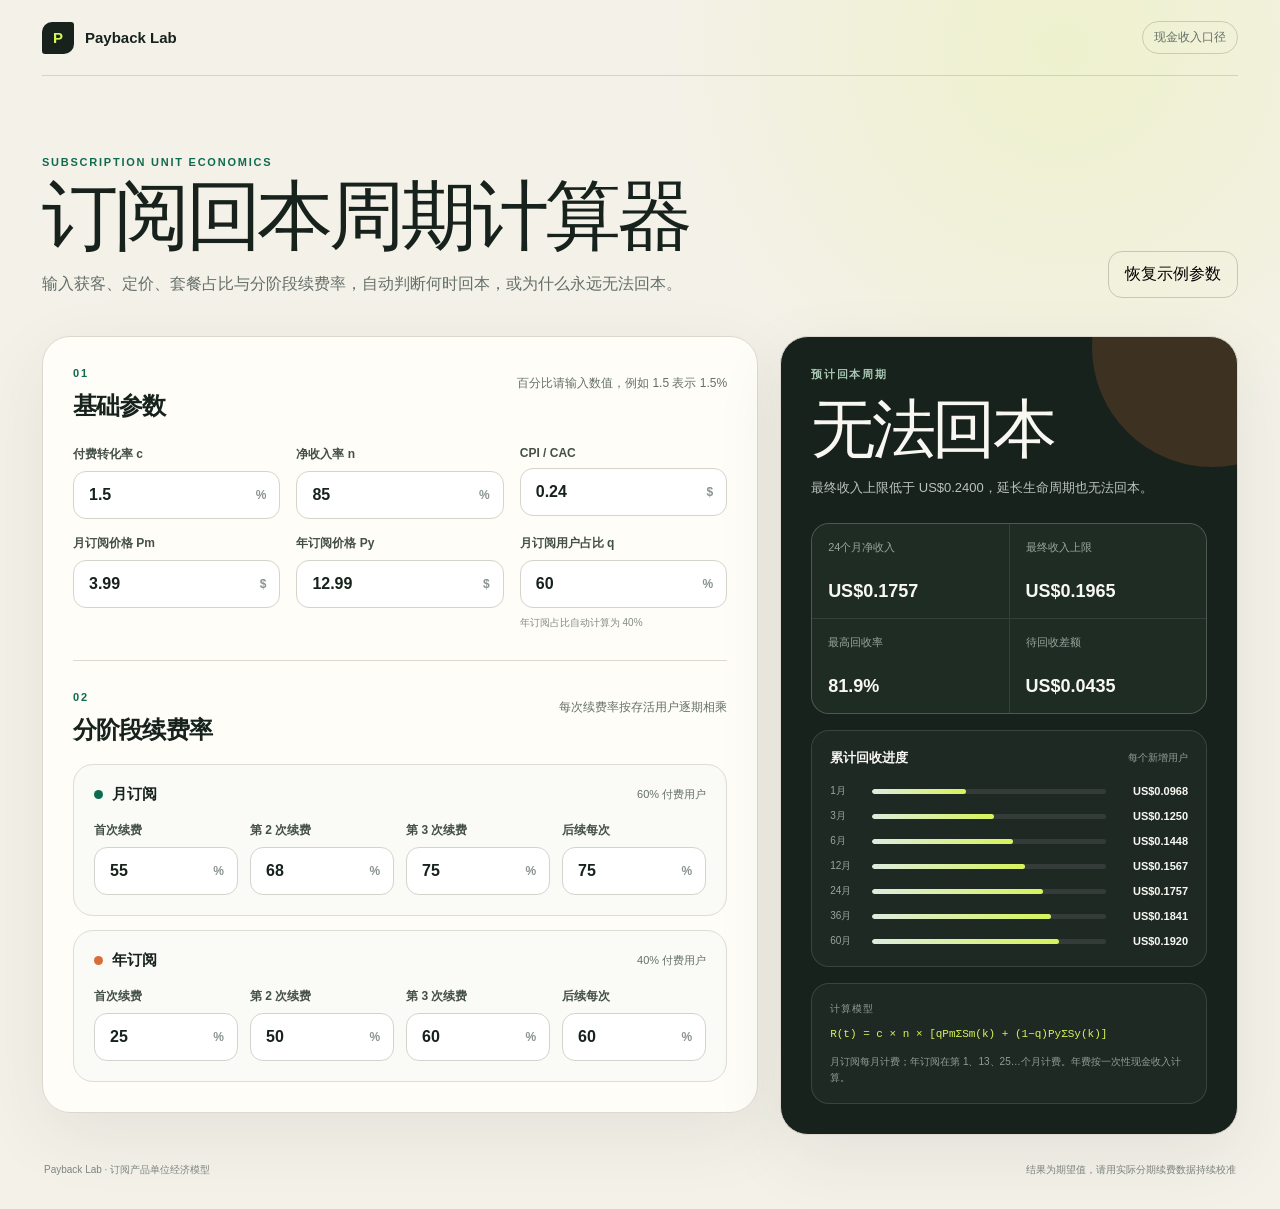
<file: subscription-payback-calculator/index.html>
<!doctype html>
<html lang="zh-CN">
  <head>
    <meta charset="UTF-8" />
    <meta name="viewport" content="width=device-width, initial-scale=1.0" />
    <meta
      name="description"
      content="输入订阅价格、套餐占比、付费转化率与分阶段续费率，计算现金回本周期与收入上限。"
    />
    <title>订阅回本周期计算器 | Payback Lab</title>
    <link rel="stylesheet" href="./styles.css" />
  </head>
  <body>
    <main>
      <header class="topbar">
        <a class="brand" href="#top" aria-label="订阅回本计算器首页">
          <span class="brand-mark">P</span>
          <span>Payback Lab</span>
        </a>
        <span class="cash-badge">现金收入口径</span>
      </header>

      <section class="hero" id="top">
        <div>
          <p class="eyebrow">SUBSCRIPTION UNIT ECONOMICS</p>
          <h1>订阅回本周期计算器</h1>
          <p class="hero-copy">
            输入获客、定价、套餐占比与分阶段续费率，自动判断何时回本，或为什么永远无法回本。
          </p>
        </div>
        <button class="reset-button" id="resetButton" type="button">恢复示例参数</button>
      </section>

      <div class="workspace">
        <section class="input-panel" aria-label="计算参数">
          <div class="section-heading">
            <div>
              <p class="section-index">01</p>
              <h2>基础参数</h2>
            </div>
            <p>百分比请输入数值，例如 1.5 表示 1.5%</p>
          </div>

          <div class="base-grid">
            <label class="field">
              <span>付费转化率 c</span>
              <span class="input-shell"><input id="c" type="number" min="0" max="100" step="0.01" /><b>%</b></span>
            </label>
            <label class="field">
              <span>净收入率 n</span>
              <span class="input-shell"><input id="n" type="number" min="0" max="100" step="0.01" /><b>%</b></span>
            </label>
            <label class="field">
              <span>CPI / CAC</span>
              <span class="input-shell"><input id="cpi" type="number" min="0" step="0.01" /><b>$</b></span>
            </label>
            <label class="field">
              <span>月订阅价格 Pm</span>
              <span class="input-shell"><input id="monthlyPrice" type="number" min="0" step="0.01" /><b>$</b></span>
            </label>
            <label class="field">
              <span>年订阅价格 Py</span>
              <span class="input-shell"><input id="yearlyPrice" type="number" min="0" step="0.01" /><b>$</b></span>
            </label>
            <label class="field">
              <span>月订阅用户占比 q</span>
              <span class="input-shell"><input id="q" type="number" min="0" max="100" step="1" /><b>%</b></span>
              <small id="yearlyShareHint"></small>
            </label>
          </div>

          <div class="divider"></div>

          <div class="section-heading compact">
            <div>
              <p class="section-index">02</p>
              <h2>分阶段续费率</h2>
            </div>
            <p>每次续费率按存活用户逐期相乘</p>
          </div>

          <section class="plan-card monthly-plan">
            <div class="plan-title-row">
              <div><span class="plan-dot"></span><h3>月订阅</h3></div>
              <span id="monthlyShareLabel"></span>
            </div>
            <div class="renewal-grid">
              <label class="field"><span>首次续费</span><span class="input-shell"><input id="mFirst" type="number" min="0" max="100" /><b>%</b></span></label>
              <label class="field"><span>第 2 次续费</span><span class="input-shell"><input id="mSecond" type="number" min="0" max="100" /><b>%</b></span></label>
              <label class="field"><span>第 3 次续费</span><span class="input-shell"><input id="mThird" type="number" min="0" max="100" /><b>%</b></span></label>
              <label class="field"><span>后续每次</span><span class="input-shell"><input id="mLater" type="number" min="0" max="100" /><b>%</b></span></label>
            </div>
          </section>

          <section class="plan-card yearly-plan">
            <div class="plan-title-row">
              <div><span class="plan-dot"></span><h3>年订阅</h3></div>
              <span id="yearlyShareLabel"></span>
            </div>
            <div class="renewal-grid">
              <label class="field"><span>首次续费</span><span class="input-shell"><input id="yFirst" type="number" min="0" max="100" /><b>%</b></span></label>
              <label class="field"><span>第 2 次续费</span><span class="input-shell"><input id="ySecond" type="number" min="0" max="100" /><b>%</b></span></label>
              <label class="field"><span>第 3 次续费</span><span class="input-shell"><input id="yThird" type="number" min="0" max="100" /><b>%</b></span></label>
              <label class="field"><span>后续每次</span><span class="input-shell"><input id="yLater" type="number" min="0" max="100" /><b>%</b></span></label>
            </div>
          </section>
        </section>

        <aside class="result-panel" id="resultPanel">
          <p class="result-kicker">预计回本周期</p>
          <div class="result-value" id="paybackValue">—</div>
          <p class="result-note" id="resultNote"></p>

          <div class="metric-grid">
            <div><span>24个月净收入</span><strong id="revenue24">—</strong></div>
            <div><span>最终收入上限</span><strong id="lifetimeRevenue">—</strong></div>
            <div><span>最高回收率</span><strong id="recoveryRate">—</strong></div>
            <div><span>待回收差额</span><strong id="recoveryGap">—</strong></div>
          </div>

          <section class="timeline-card">
            <div class="timeline-heading"><h3>累计回收进度</h3><span>每个新增用户</span></div>
            <div class="timeline-list" id="timeline"></div>
          </section>

          <section class="formula-card">
            <p>计算模型</p>
            <code>R(t) = c × n × [qPmΣSm(k) + (1−q)PyΣSy(k)]</code>
            <small>月订阅每月计费；年订阅在第 1、13、25…个月计费。年费按一次性现金收入计算。</small>
          </section>
        </aside>
      </div>

      <footer>
        <span>Payback Lab · 订阅产品单位经济模型</span>
        <span>结果为期望值，请用实际分期续费数据持续校准</span>
      </footer>
    </main>
    <script src="./app.js"></script>
  </body>
</html>
</file>
<file: subscription-payback-calculator/styles.css>
:root {
  --ink: #17221c;
  --muted: #657069;
  --paper: #f4f1e9;
  --surface: #fffefa;
  --line: #dcd8cd;
  --green: #0f6b4f;
  --lime: #d7f35b;
  --orange: #d86d3b;
  --shadow: 0 22px 70px rgba(39, 52, 43, .08);
}

* { box-sizing: border-box; }
html { scroll-behavior: smooth; }
body {
  margin: 0;
  color: var(--ink);
  background: radial-gradient(circle at 83% 4%, rgba(215,243,91,.2), transparent 26rem), var(--paper);
  font-family: Inter, ui-sans-serif, -apple-system, BlinkMacSystemFont, "Segoe UI", "PingFang SC", "Microsoft YaHei", sans-serif;
}
button, input { font: inherit; }
main { width: min(1440px, 100%); margin: 0 auto; padding: 0 42px 32px; }

.topbar { min-height: 76px; display: flex; align-items: center; justify-content: space-between; border-bottom: 1px solid rgba(23,34,28,.14); }
.brand { display: inline-flex; align-items: center; gap: 11px; color: var(--ink); font-size: 15px; font-weight: 760; text-decoration: none; }
.brand-mark { width: 32px; height: 32px; display: grid; place-items: center; border-radius: 10px 3px; background: var(--ink); color: var(--lime); font-weight: 850; }
.cash-badge { border: 1px solid rgba(23,34,28,.18); border-radius: 999px; padding: 7px 11px; color: var(--muted); font-size: 12px; }

.hero { min-height: 260px; display: flex; align-items: end; justify-content: space-between; gap: 40px; padding: 60px 0 38px; }
.eyebrow, .section-index, .result-kicker { margin: 0 0 11px; color: var(--green); font-size: 11px; font-weight: 800; letter-spacing: .16em; }
h1, h2, h3, p { margin-top: 0; }
h1 { max-width: 760px; margin-bottom: 17px; font-family: Georgia, "Songti SC", serif; font-size: clamp(42px, 6vw, 76px); font-weight: 520; letter-spacing: -.055em; line-height: .98; }
.hero-copy { max-width: 720px; margin-bottom: 0; color: var(--muted); font-size: 16px; line-height: 1.75; }
.reset-button { flex: none; border: 1px solid rgba(23,34,28,.2); border-radius: 14px; background: transparent; padding: 12px 16px; cursor: pointer; }
.reset-button:hover { border-color: var(--ink); background: rgba(255,255,255,.6); }

.workspace { display: grid; grid-template-columns: minmax(0,1.22fr) minmax(390px,.78fr); gap: 22px; align-items: start; }
.input-panel, .result-panel { border: 1px solid var(--line); border-radius: 28px; background: rgba(255,254,250,.92); box-shadow: var(--shadow); }
.input-panel { padding: 30px; }
.result-panel { position: sticky; top: 20px; overflow: hidden; padding: 30px; background: var(--ink); color: #f8f7f1; }
.result-panel::before { content: ""; position: absolute; width: 240px; height: 240px; right: -95px; top: -110px; border-radius: 50%; background: rgba(216,109,59,.2); }
.result-panel.is-positive::before { background: rgba(215,243,91,.22); }
.section-heading, .plan-title-row, .timeline-heading { display: flex; align-items: flex-start; justify-content: space-between; gap: 22px; }
.section-heading h2 { margin: 0; font-size: 24px; letter-spacing: -.035em; }
.section-heading > p { max-width: 270px; margin: 7px 0 0; color: var(--muted); font-size: 12px; line-height: 1.5; text-align: right; }
.section-heading.compact { margin-bottom: 18px; }
.base-grid { display: grid; grid-template-columns: repeat(3,minmax(0,1fr)); gap: 16px; margin-top: 24px; }
.field { min-width: 0; display: flex; flex-direction: column; gap: 8px; color: #445047; font-size: 12px; font-weight: 700; }
.input-shell { min-height: 48px; display: flex; align-items: center; gap: 8px; border: 1px solid #d5d4cc; border-radius: 13px; background: #fff; padding: 0 13px; }
.input-shell:focus-within { border-color: var(--green); box-shadow: 0 0 0 3px rgba(15,107,79,.1); }
.input-shell input { width: 100%; min-width: 0; border: 0; outline: 0; background: transparent; color: var(--ink); font-size: 16px; font-weight: 720; }
.input-shell b { color: #8a938d; font-size: 12px; }
.field small { color: #828b85; font-size: 10px; font-weight: 400; }
.divider { height: 1px; margin: 30px 0; background: var(--line); }
.plan-card { border: 1px solid #dcddd5; border-radius: 20px; padding: 20px; background: #fafaf6; }
.plan-card + .plan-card { margin-top: 14px; }
.plan-title-row { align-items: center; margin-bottom: 18px; }
.plan-title-row > div { display: flex; align-items: center; gap: 9px; }
.plan-title-row h3 { margin: 0; font-size: 15px; }
.plan-title-row > span { color: var(--muted); font-size: 11px; }
.plan-dot { width: 9px; height: 9px; border-radius: 50%; background: var(--green); }
.yearly-plan .plan-dot { background: var(--orange); }
.renewal-grid { display: grid; grid-template-columns: repeat(4,minmax(0,1fr)); gap: 12px; }

.result-kicker { position: relative; margin-bottom: 16px; color: #a8c7b4; }
.result-value { position: relative; margin-bottom: 15px; font-family: Georgia, "Songti SC", serif; font-size: clamp(46px,5vw,70px); line-height: 1; letter-spacing: -.055em; }
.result-note { position: relative; margin-bottom: 25px; color: #bac3bd; font-size: 13px; line-height: 1.65; }
.metric-grid { position: relative; display: grid; grid-template-columns: 1fr 1fr; gap: 1px; overflow: hidden; border: 1px solid rgba(255,255,255,.13); border-radius: 18px; background: rgba(255,255,255,.13); }
.metric-grid > div { min-height: 94px; display: flex; flex-direction: column; justify-content: space-between; gap: 14px; background: #1e2c24; padding: 16px; }
.metric-grid span { color: #99a69e; font-size: 11px; }
.metric-grid strong { font-size: 18px; }
.timeline-card, .formula-card { margin-top: 16px; border: 1px solid rgba(255,255,255,.12); border-radius: 18px; background: rgba(255,255,255,.035); padding: 18px; }
.timeline-heading { align-items: center; margin-bottom: 17px; }
.timeline-heading h3 { margin: 0; font-size: 13px; }
.timeline-heading span, .formula-card p, .formula-card small { color: #8f9d94; font-size: 10px; }
.timeline-list { display: flex; flex-direction: column; gap: 11px; }
.timeline-row { display: grid; grid-template-columns: 32px minmax(80px,1fr) 72px; align-items: center; gap: 10px; color: #99a69e; font-size: 10px; }
.timeline-row strong { color: #f8f7f1; font-size: 11px; text-align: right; }
.track { height: 5px; overflow: hidden; border-radius: 999px; background: rgba(255,255,255,.09); }
.track span { display: block; height: 100%; border-radius: inherit; background: linear-gradient(90deg,#dcecdf,var(--lime)); }
.formula-card p { margin-bottom: 10px; letter-spacing: .08em; text-transform: uppercase; }
.formula-card code { display: block; overflow-wrap: anywhere; color: var(--lime); font-family: "SFMono-Regular",Consolas,monospace; font-size: 11px; line-height: 1.6; }
.formula-card small { display: block; margin-top: 10px; line-height: 1.55; }
footer { display: flex; justify-content: space-between; gap: 20px; padding: 28px 2px 0; color: #7c857f; font-size: 10px; }

@media (max-width: 1020px) {
  main { padding-inline: 24px; }
  .workspace { grid-template-columns: 1fr; }
  .result-panel { position: relative; top: auto; }
}
@media (max-width: 680px) {
  main { padding-inline: 14px; }
  .topbar { min-height: 64px; }
  .hero { min-height: 0; align-items: flex-start; flex-direction: column; padding: 42px 4px 28px; }
  h1 { font-size: 45px; }
  .input-panel, .result-panel { border-radius: 22px; padding: 20px; }
  .base-grid, .renewal-grid { grid-template-columns: 1fr 1fr; }
  .section-heading { flex-direction: column; gap: 4px; }
  .section-heading > p { max-width: none; text-align: left; }
  footer { flex-direction: column; }
}
@media (max-width: 430px) {
  .base-grid, .metric-grid { grid-template-columns: 1fr; }
  .cash-badge { display: none; }
}
</file>
